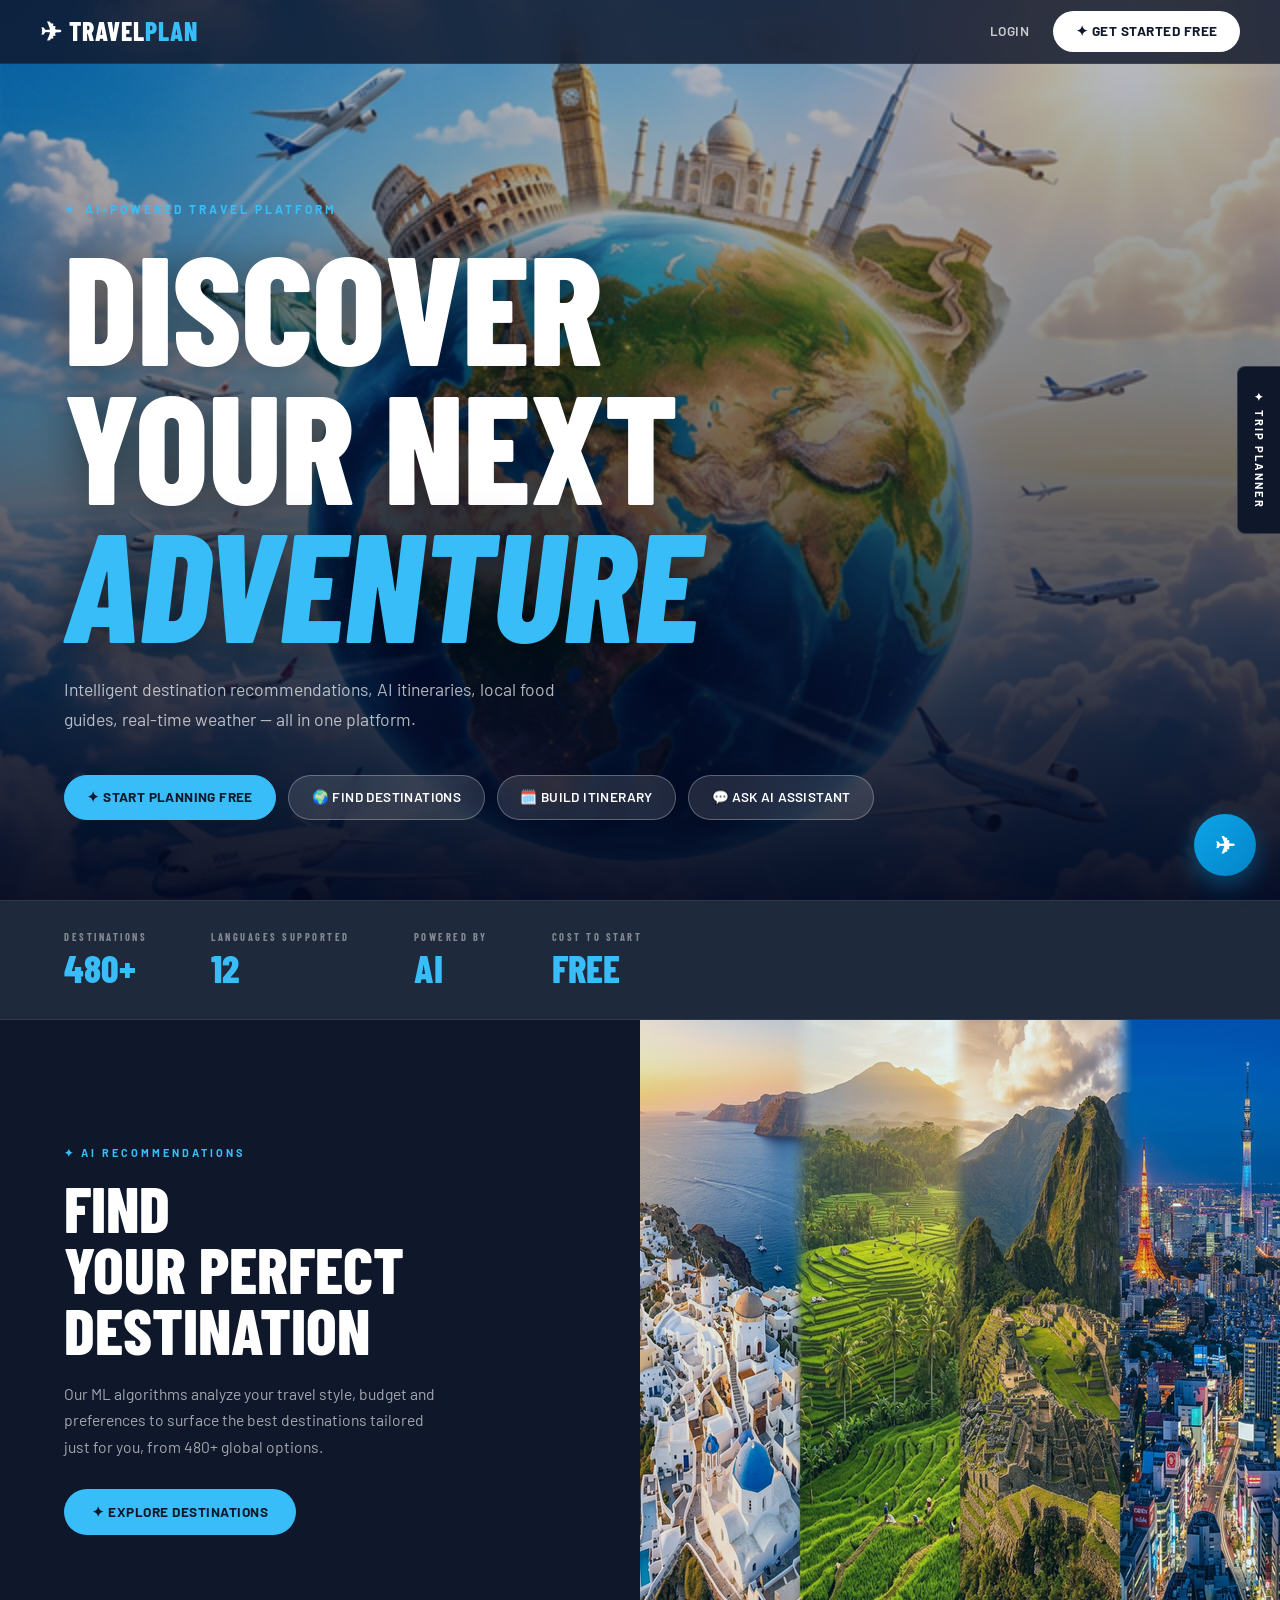
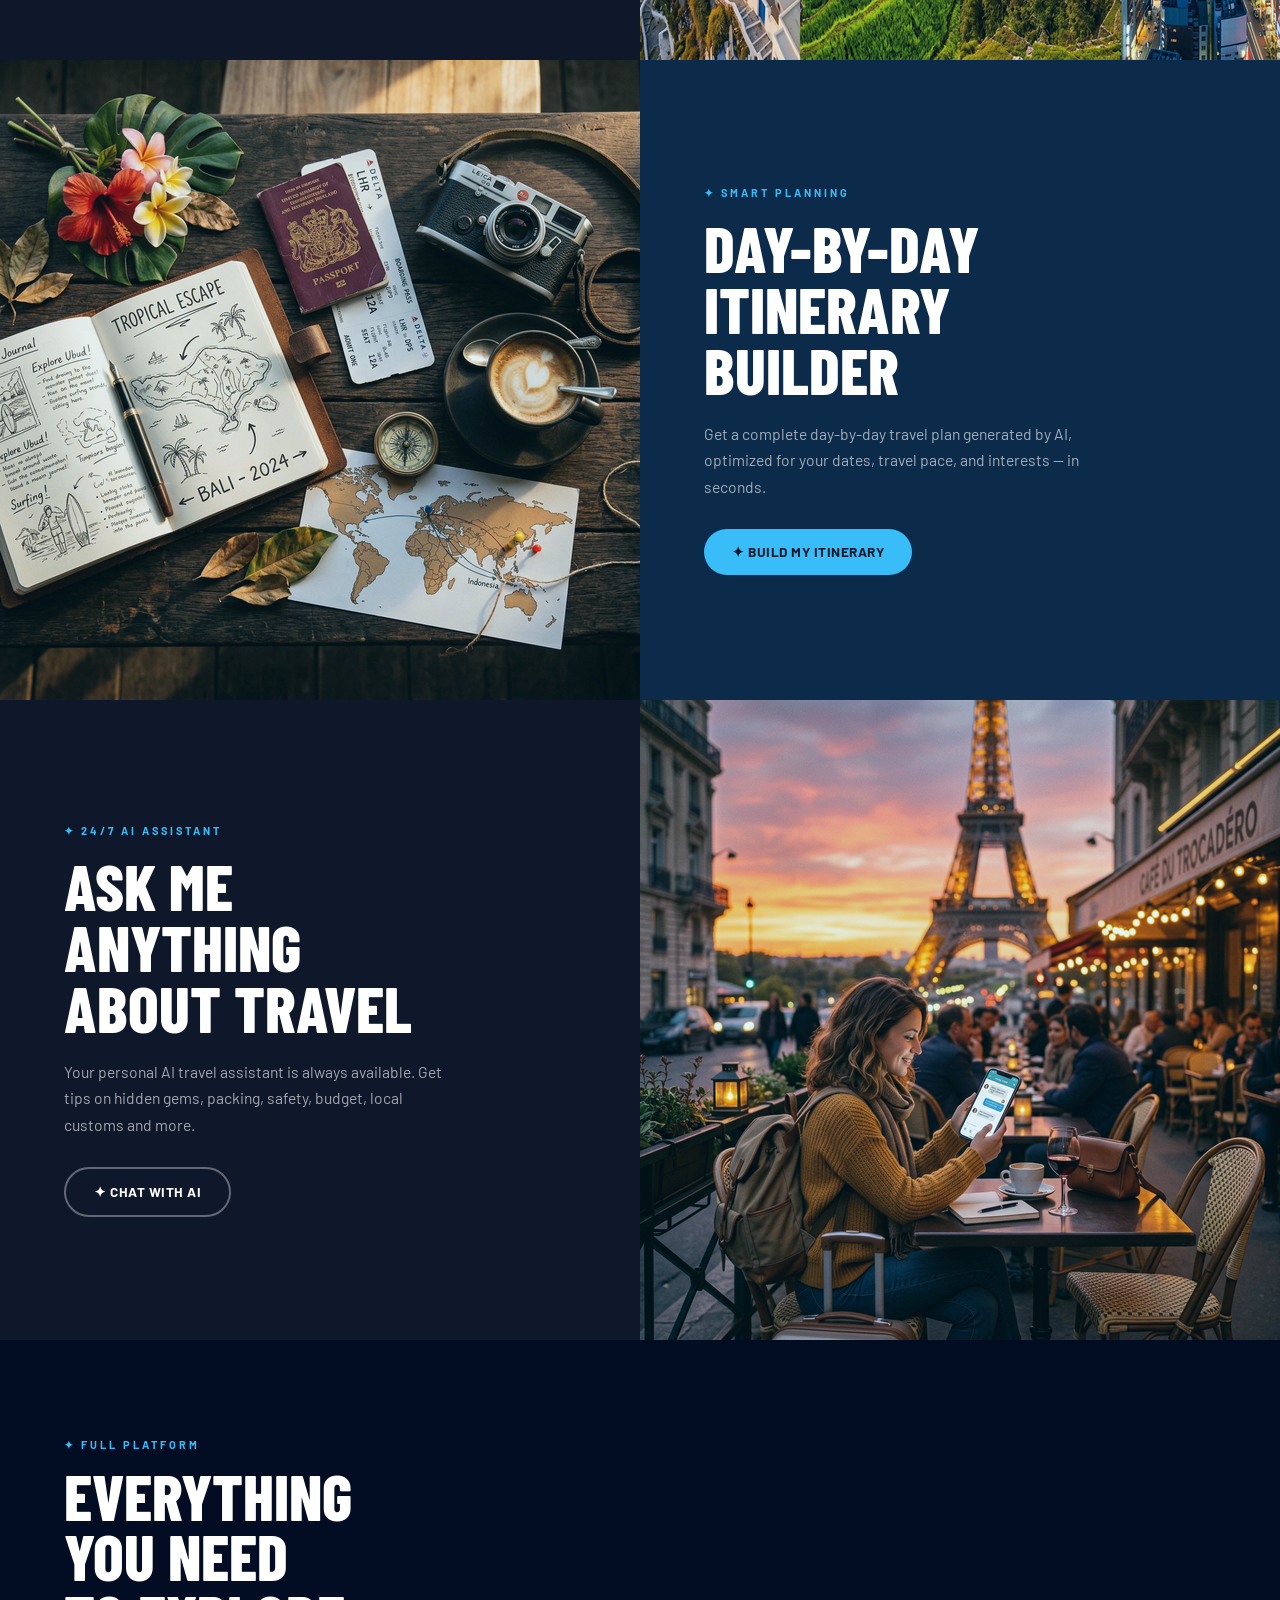
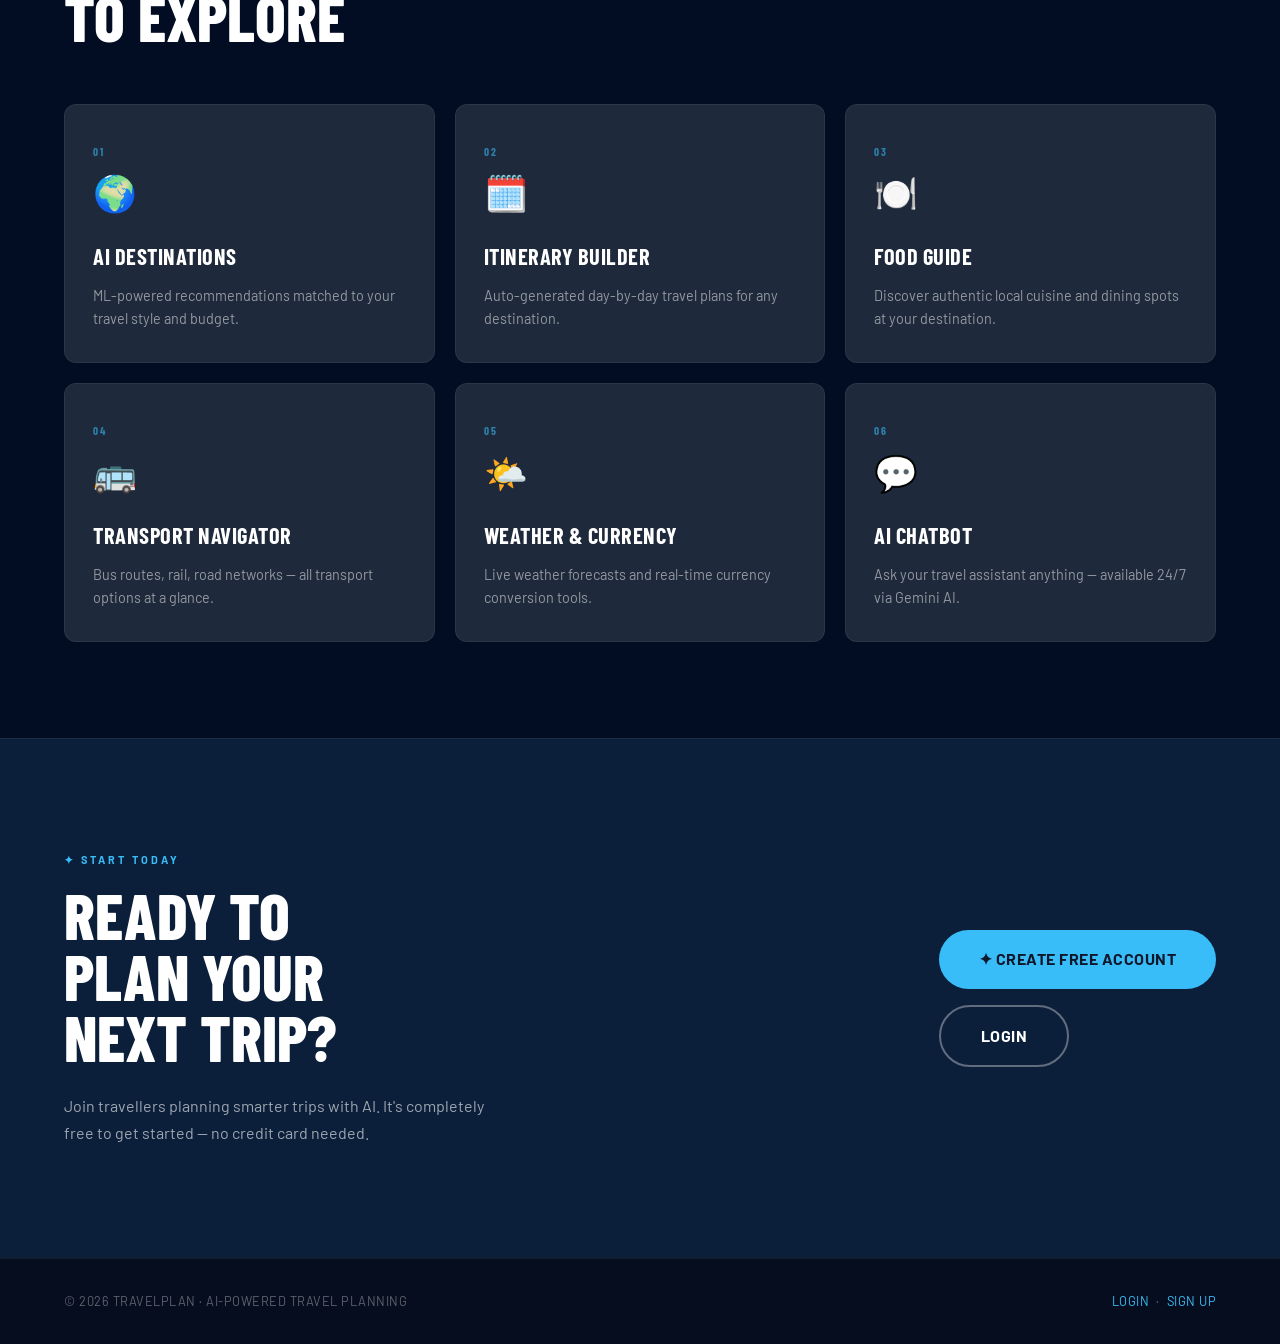
<file: templates/index.html>
<!DOCTYPE html>
<html lang="en">

<head>
    <meta charset="UTF-8">
    <meta name="viewport" content="width=device-width, initial-scale=1.0">
    <title>TravelPlan – AI-Powered Travel Planning</title>
    <link rel="preconnect" href="https://fonts.googleapis.com">
    <link
        href="https://fonts.googleapis.com/css2?family=Barlow+Condensed:ital,wght@0,700;0,800;1,700;1,800&family=Barlow:wght@400;500;600;700&display=swap"
        rel="stylesheet">
    <link rel="stylesheet" href="/static/style.css">
    <style>
        *,
        *::before,
        *::after {
            box-sizing: border-box;
            margin: 0;
            padding: 0;
        }

        body {
            font-family: 'Barlow', sans-serif;
            background: #0f172a;
            color: #fff;
            overflow-x: hidden;
        }

        /* ============ NAVBAR ============ */
        nav {
            position: fixed;
            top: 0;
            left: 0;
            right: 0;
            z-index: 400;
            display: flex;
            align-items: center;
            justify-content: space-between;
            padding: 0 2.5rem;
            height: 64px;
            background: rgba(15, 23, 42, 0.82);
            backdrop-filter: blur(16px);
            -webkit-backdrop-filter: blur(16px);
            border-bottom: 1px solid rgba(255, 255, 255, 0.07);
        }

        .nav-logo {
            font-family: 'Barlow Condensed', sans-serif;
            font-size: 1.6rem;
            font-weight: 800;
            color: white;
            text-decoration: none;
            text-transform: uppercase;
            letter-spacing: 1px;
        }

        .nav-logo span {
            color: #38bdf8;
        }

        .nav-links {
            display: flex;
            align-items: center;
            gap: 0.5rem;
        }

        .nav-link {
            color: rgba(255, 255, 255, 0.75);
            text-decoration: none;
            font-weight: 600;
            font-size: 0.85rem;
            padding: 0.4rem 1rem;
            border-radius: 999px;
            text-transform: uppercase;
            letter-spacing: 0.5px;
            transition: all 0.2s;
        }

        .nav-link:hover {
            color: white;
            background: rgba(255, 255, 255, 0.1);
        }

        .nav-cta {
            display: flex;
            align-items: center;
            gap: 6px;
            background: white;
            color: #0f172a;
            padding: 0.55rem 1.4rem;
            border-radius: 999px;
            text-decoration: none;
            font-weight: 700;
            font-size: 0.85rem;
            text-transform: uppercase;
            letter-spacing: 0.5px;
            transition: all 0.25s;
        }

        .nav-cta:hover {
            background: #38bdf8;
            color: #0f172a;
            transform: translateY(-1px);
        }

        /* ============ HERO ============ */
        .hero {
            min-height: 100vh;
            background: url('/static/hero_bg.png') center center / cover no-repeat;
            background-color: #020d24;
            position: relative;
            display: flex;
            flex-direction: column;
            justify-content: flex-end;
            padding: 0 4rem 5rem;
        }

        .hero::before {
            content: '';
            position: absolute;
            inset: 0;
            background: linear-gradient(to bottom,
                    rgba(2, 8, 30, 0.25) 0%,
                    rgba(2, 8, 30, 0.45) 40%,
                    rgba(2, 8, 30, 0.82) 80%,
                    rgba(2, 8, 30, 0.95) 100%);
        }

        .hero-content {
            position: relative;
            z-index: 1;
            max-width: 900px;
        }

        .hero-eyebrow {
            font-size: 0.75rem;
            font-weight: 700;
            text-transform: uppercase;
            letter-spacing: 3px;
            color: #38bdf8;
            margin-bottom: 1rem;
            display: flex;
            align-items: center;
            gap: 8px;
        }

        .hero-eyebrow::before {
            content: '✦';
        }

        .hero h1 {
            font-family: 'Barlow Condensed', sans-serif;
            font-size: clamp(5rem, 12vw, 11rem);
            font-weight: 800;
            line-height: 0.9;
            color: white;
            text-transform: uppercase;
            letter-spacing: -1px;
            margin-bottom: 1.5rem;
            text-shadow: 0 4px 40px rgba(0, 0, 0, 0.5);
        }

        .hero h1 span {
            color: #38bdf8;
            font-style: italic;
        }

        .hero-sub {
            font-size: 1.1rem;
            color: rgba(255, 255, 255, 0.7);
            max-width: 520px;
            line-height: 1.7;
            margin-bottom: 2.5rem;
        }

        /* Quick nav pills at the bottom of hero — like ATB */
        .hero-pills {
            display: flex;
            flex-wrap: wrap;
            gap: 0.75rem;
        }

        .hero-pill {
            display: inline-flex;
            align-items: center;
            gap: 6px;
            background: rgba(255, 255, 255, 0.12);
            border: 1.5px solid rgba(255, 255, 255, 0.28);
            color: white;
            padding: 0.65rem 1.4rem;
            border-radius: 999px;
            font-size: 0.85rem;
            font-weight: 600;
            text-decoration: none;
            backdrop-filter: blur(8px);
            text-transform: uppercase;
            letter-spacing: 0.4px;
            transition: all 0.25s;
        }

        .hero-pill:hover {
            background: white;
            color: #0f172a;
            border-color: white;
            transform: translateY(-2px);
        }

        .hero-pill-primary {
            background: #38bdf8;
            border-color: #38bdf8;
            color: #0f172a;
            font-weight: 700;
        }

        .hero-pill-primary:hover {
            background: #7dd3fc;
            border-color: #7dd3fc;
            color: #0f172a;
        }

        /* ============ STATS STRIP ============ */
        .stats-strip {
            background: #1e293b;
            border-top: 1px solid rgba(255, 255, 255, 0.07);
            border-bottom: 1px solid rgba(255, 255, 255, 0.07);
            padding: 1.75rem 4rem;
            display: flex;
            align-items: center;
            gap: 4rem;
            flex-wrap: wrap;
        }

        .stat-label {
            font-family: 'Barlow Condensed', sans-serif;
            font-size: 0.65rem;
            font-weight: 700;
            text-transform: uppercase;
            letter-spacing: 2.5px;
            color: rgba(255, 255, 255, 0.45);
            display: block;
            margin-bottom: 0.2rem;
        }

        .stat-value {
            font-family: 'Barlow Condensed', sans-serif;
            font-size: 2.4rem;
            font-weight: 800;
            color: #38bdf8;
            line-height: 1;
            text-transform: uppercase;
        }

        /* ============ SPLIT SECTIONS (ATB style) ============ */
        .split-section {
            display: grid;
            grid-template-columns: 1fr 1fr;
            min-height: 480px;
        }

        .split-text {
            background: #1e293b;
            padding: 4rem;
            display: flex;
            flex-direction: column;
            justify-content: center;
        }

        .split-text.dark {
            background: #0f172a;
        }

        .split-text.blue {
            background: #0c2a4a;
        }

        .split-eyebrow {
            font-size: 0.68rem;
            font-weight: 700;
            text-transform: uppercase;
            letter-spacing: 3px;
            color: #38bdf8;
            margin-bottom: 1rem;
        }

        .split-h {
            font-family: 'Barlow Condensed', sans-serif;
            font-size: clamp(3rem, 5vw, 5rem);
            font-weight: 800;
            color: white;
            text-transform: uppercase;
            line-height: 0.95;
            margin-bottom: 1.25rem;
        }

        .split-p {
            color: rgba(255, 255, 255, 0.62);
            font-size: 0.98rem;
            line-height: 1.7;
            max-width: 380px;
            margin-bottom: 1.75rem;
        }

        .split-btn {
            display: inline-flex;
            align-items: center;
            gap: 8px;
            background: #38bdf8;
            color: #0f172a;
            padding: 0.75rem 1.75rem;
            border-radius: 999px;
            text-decoration: none;
            font-weight: 700;
            font-size: 0.85rem;
            text-transform: uppercase;
            letter-spacing: 0.5px;
            transition: all 0.25s;
            align-self: flex-start;
        }

        .split-btn:hover {
            background: #7dd3fc;
            transform: translateY(-2px);
        }

        .split-btn-outline {
            background: transparent;
            border: 2px solid rgba(255, 255, 255, 0.35);
            color: white;
        }

        .split-btn-outline:hover {
            background: rgba(255, 255, 255, 0.1);
            border-color: white;
            transform: translateY(-2px);
        }

        .split-image {
            background: #0ea5e9;
            overflow: hidden;
            position: relative;
        }

        .split-image img {
            width: 100%;
            height: 100%;
            object-fit: cover;
            opacity: 0.9;
        }

        /* Placeholder image panels with gradient + emoji */
        .img-panel {
            width: 100%;
            height: 100%;
            min-height: 480px;
            display: flex;
            align-items: center;
            justify-content: center;
            font-size: 8rem;
            position: relative;
        }

        .ip-dest {
            background: linear-gradient(135deg, #0ea5e9 0%, #0369a1 100%);
        }

        .ip-food {
            background: linear-gradient(135deg, #f59e0b 0%, #dc2626 100%);
        }

        .ip-ai {
            background: linear-gradient(135deg, #6366f1 0%, #0ea5e9 100%);
        }

        .img-panel::before {
            content: '';
            position: absolute;
            inset: 0;
            background: linear-gradient(135deg, rgba(255, 255, 255, 0.06) 0%, transparent 60%);
        }

        /* ============ FEATURES GRID ============ */
        .features-section {
            background: #020d24;
            padding: 6rem 4rem;
        }

        .features-heading {
            margin-bottom: 3.5rem;
        }

        .feat-eyebrow {
            font-size: 0.68rem;
            font-weight: 700;
            text-transform: uppercase;
            letter-spacing: 3px;
            color: #38bdf8;
            margin-bottom: 0.75rem;
        }

        .feat-h {
            font-family: 'Barlow Condensed', sans-serif;
            font-size: clamp(3rem, 5vw, 4.5rem);
            font-weight: 800;
            color: white;
            text-transform: uppercase;
            line-height: 0.95;
        }

        .features-grid {
            display: grid;
            grid-template-columns: repeat(auto-fill, minmax(280px, 1fr));
            gap: 1.25rem;
        }

        .feat-card {
            background: #1e293b;
            border: 1px solid rgba(255, 255, 255, 0.06);
            border-radius: 12px;
            padding: 2rem 1.75rem;
            transition: all 0.3s;
            position: relative;
            overflow: hidden;
        }

        .feat-card::before {
            content: '';
            position: absolute;
            top: 0;
            left: 0;
            right: 0;
            height: 2px;
            background: linear-gradient(90deg, #38bdf8, #0ea5e9);
            transform: scaleX(0);
            transition: transform 0.35s;
            transform-origin: left;
        }

        .feat-card:hover {
            transform: translateY(-5px);
            border-color: rgba(56, 189, 248, 0.3);
            box-shadow: 0 20px 40px rgba(0, 0, 0, 0.4), 0 0 30px rgba(56, 189, 248, 0.06);
        }

        .feat-card:hover::before {
            transform: scaleX(1);
        }

        .feat-icon {
            font-size: 2.2rem;
            margin-bottom: 1rem;
            display: block;
        }

        .feat-num {
            font-family: 'Barlow Condensed', sans-serif;
            font-size: 0.7rem;
            font-weight: 700;
            text-transform: uppercase;
            letter-spacing: 2px;
            color: rgba(56, 189, 248, 0.6);
            margin-bottom: 0.5rem;
        }

        .feat-card h3 {
            font-family: 'Barlow Condensed', sans-serif;
            font-weight: 700;
            font-size: 1.4rem;
            text-transform: uppercase;
            letter-spacing: 0.5px;
            color: white;
            margin-bottom: 0.6rem;
        }

        .feat-card p {
            color: rgba(255, 255, 255, 0.52);
            font-size: 0.9rem;
            line-height: 1.6;
        }

        /* ============ CTA — editorial dark ============ */
        .cta-section {
            background: #0c1f3a;
            padding: 7rem 4rem;
            display: flex;
            align-items: center;
            gap: 5rem;
            border-top: 1px solid rgba(255, 255, 255, 0.06);
        }

        .cta-text {
            flex: 1;
        }

        .cta-eyebrow {
            font-size: 0.68rem;
            font-weight: 700;
            text-transform: uppercase;
            letter-spacing: 3px;
            color: #38bdf8;
            margin-bottom: 1rem;
        }

        .cta-h {
            font-family: 'Barlow Condensed', sans-serif;
            font-size: clamp(3rem, 5vw, 5.5rem);
            font-weight: 800;
            color: white;
            text-transform: uppercase;
            line-height: 0.95;
            margin-bottom: 1.5rem;
        }

        .cta-p {
            color: rgba(255, 255, 255, 0.6);
            font-size: 1rem;
            line-height: 1.7;
            max-width: 420px;
        }

        .cta-actions {
            flex-shrink: 0;
            display: flex;
            flex-direction: column;
            gap: 1rem;
            align-items: flex-start;
        }

        /* ============ FOOTER ============ */
        footer {
            background: #060d1e;
            border-top: 1px solid rgba(255, 255, 255, 0.06);
            padding: 2rem 4rem;
            display: flex;
            align-items: center;
            justify-content: space-between;
            flex-wrap: wrap;
            gap: 1rem;
        }

        footer p {
            color: rgba(255, 255, 255, 0.35);
            font-size: 0.8rem;
            text-transform: uppercase;
            letter-spacing: 0.5px;
        }

        footer a {
            color: #38bdf8;
            text-decoration: none;
        }

        footer a:hover {
            text-decoration: underline;
        }

        /* ============ TRIP PLANNER SIDEBAR TAB (ATB style) ============ */
        .trip-planner-tab {
            position: fixed;
            right: 0;
            top: 50%;
            transform: translateY(-50%) rotate(0deg);
            z-index: 500;
            writing-mode: vertical-rl;
            text-orientation: mixed;
        }

        .trip-planner-tab a {
            display: flex;
            align-items: center;
            gap: 8px;
            background: #0f172a;
            border: 1px solid rgba(255, 255, 255, 0.15);
            border-right: none;
            color: white;
            padding: 1.5rem 0.75rem;
            text-decoration: none;
            font-size: 0.7rem;
            font-weight: 700;
            text-transform: uppercase;
            letter-spacing: 2px;
            border-radius: 8px 0 0 8px;
            transition: background 0.2s;
        }

        .trip-planner-tab a:hover {
            background: #1e293b;
        }

        @media (max-width: 900px) {
            .split-section {
                grid-template-columns: 1fr;
            }

            .split-image {
                min-height: 280px;
            }

            nav {
                padding: 0 1.25rem;
            }

            .hero {
                padding: 0 1.5rem 4rem;
            }

            .stats-strip {
                padding: 1.5rem;
                gap: 2rem;
            }

            .features-section {
                padding: 4rem 1.5rem;
            }

            .cta-section {
                flex-direction: column;
                padding: 4rem 1.5rem;
                gap: 2rem;
            }

            footer {
                padding: 1.5rem;
            }

            .trip-planner-tab {
                display: none;
            }
        }
    </style>
</head>

<body>

    <!-- Sticky Navbar -->
    <nav>
        <a href="/" class="nav-logo">✈ Travel<span>Plan</span></a>
        <div class="nav-links">
            <a href="/login" class="nav-link">Login</a>
            <a href="/signup" class="nav-cta">✦ Get Started Free</a>
        </div>
    </nav>

    <!-- Trip Planner Sidebar Tab (ATB-style) -->
    <div class="trip-planner-tab">
        <a href="/login">✦ Trip Planner</a>
    </div>

    <!-- ===== HERO ===== -->
    <section class="hero">
        <div class="hero-content">
            <div class="hero-eyebrow">AI-Powered Travel Platform</div>
            <h1>Discover<br>Your Next<br><span>Adventure</span></h1>
            <p class="hero-sub">
                Intelligent destination recommendations, AI itineraries, local food guides, real-time weather — all in
                one platform.
            </p>
            <div class="hero-pills">
                <a href="/signup" class="hero-pill hero-pill-primary">✦ Start Planning Free</a>
                <a href="/login" class="hero-pill">🌍 Find Destinations</a>
                <a href="/login" class="hero-pill">🗓️ Build Itinerary</a>
                <a href="/login" class="hero-pill">💬 Ask AI Assistant</a>
            </div>
        </div>
    </section>

    <!-- ===== STATS STRIP ===== -->
    <div class="stats-strip">
        <div>
            <span class="stat-label">Destinations</span>
            <span class="stat-value">480+</span>
        </div>
        <div>
            <span class="stat-label">Languages Supported</span>
            <span class="stat-value">12</span>
        </div>
        <div>
            <span class="stat-label">Powered By</span>
            <span class="stat-value">AI</span>
        </div>
        <div>
            <span class="stat-label">Cost to Start</span>
            <span class="stat-value">Free</span>
        </div>
    </div>

    <!-- ===== SPLIT: Destinations ===== -->
    <div class="split-section">
        <div class="split-text dark">
            <p class="split-eyebrow">✦ AI Recommendations</p>
            <h2 class="split-h">Find<br>Your Perfect<br>Destination</h2>
            <p class="split-p">Our ML algorithms analyze your travel style, budget and preferences to surface the best
                destinations tailored just for you, from 480+ global options.</p>
            <a href="/login" class="split-btn">✦ Explore Destinations</a>
        </div>
        <div class="split-image">
            <img src="/static/split_dest.png" alt="AI Destination Recommendations"
                style="width:100%;height:100%;min-height:480px;object-fit:cover;object-position:center;display:block;">
        </div>
    </div>

    <!-- ===== SPLIT: Itinerary (reversed) ===== -->
    <div class="split-section">
        <div class="split-image">
            <img src="/static/split_itin.png" alt="Travel Itinerary Planning"
                style="width:100%;height:100%;min-height:480px;object-fit:cover;object-position:center;display:block;">
        </div>
        <div class="split-text blue">
            <p class="split-eyebrow">✦ Smart Planning</p>
            <h2 class="split-h">Day-by-Day<br>Itinerary<br>Builder</h2>
            <p class="split-p">Get a complete day-by-day travel plan generated by AI, optimized for your dates, travel
                pace, and interests — in seconds.</p>
            <a href="/login" class="split-btn">✦ Build My Itinerary</a>
        </div>
    </div>

    <!-- ===== SPLIT: AI Chatbot ===== -->
    <div class="split-section">
        <div class="split-text dark">
            <p class="split-eyebrow">✦ 24/7 AI Assistant</p>
            <h2 class="split-h">Ask Me<br>Anything<br>About Travel</h2>
            <p class="split-p">Your personal AI travel assistant is always available. Get tips on hidden gems, packing,
                safety, budget, local customs and more.</p>
            <a href="/login" class="split-btn split-btn-outline">✦ Chat with AI</a>
        </div>
        <div class="split-image">
            <img src="/static/split_chat.png" alt="AI Travel Chatbot"
                style="width:100%;height:100%;min-height:480px;object-fit:cover;object-position:center;display:block;">
        </div>
    </div>

    <!-- ===== FEATURES GRID ===== -->
    <section class="features-section">
        <div class="features-heading">
            <p class="feat-eyebrow">✦ Full Platform</p>
            <h2 class="feat-h">Everything<br>You Need<br>to Explore</h2>
        </div>
        <div class="features-grid">
            <div class="feat-card">
                <span class="feat-num">01</span>
                <span class="feat-icon">🌍</span>
                <h3>AI Destinations</h3>
                <p>ML-powered recommendations matched to your travel style and budget.</p>
            </div>
            <div class="feat-card">
                <span class="feat-num">02</span>
                <span class="feat-icon">🗓️</span>
                <h3>Itinerary Builder</h3>
                <p>Auto-generated day-by-day travel plans for any destination.</p>
            </div>
            <div class="feat-card">
                <span class="feat-num">03</span>
                <span class="feat-icon">🍽️</span>
                <h3>Food Guide</h3>
                <p>Discover authentic local cuisine and dining spots at your destination.</p>
            </div>
            <div class="feat-card">
                <span class="feat-num">04</span>
                <span class="feat-icon">🚌</span>
                <h3>Transport Navigator</h3>
                <p>Bus routes, rail, road networks — all transport options at a glance.</p>
            </div>
            <div class="feat-card">
                <span class="feat-num">05</span>
                <span class="feat-icon">🌤️</span>
                <h3>Weather & Currency</h3>
                <p>Live weather forecasts and real-time currency conversion tools.</p>
            </div>
            <div class="feat-card">
                <span class="feat-num">06</span>
                <span class="feat-icon">💬</span>
                <h3>AI Chatbot</h3>
                <p>Ask your travel assistant anything — available 24/7 via Gemini AI.</p>
            </div>
        </div>
    </section>

    <!-- ===== CTA ===== -->
    <section class="cta-section">
        <div class="cta-text">
            <p class="cta-eyebrow">✦ Start Today</p>
            <h2 class="cta-h">Ready to<br>Plan Your<br>Next Trip?</h2>
            <p class="cta-p">Join travellers planning smarter trips with AI. It's completely free to get started — no
                credit card needed.</p>
        </div>
        <div class="cta-actions">
            <a href="/signup" class="split-btn" style="font-size: 1rem; padding: 1rem 2.5rem;">✦ Create Free Account</a>
            <a href="/login" class="split-btn split-btn-outline"
                style="font-size: 1rem; padding: 1rem 2.5rem;">Login</a>
        </div>
    </section>

    <!-- Footer -->
    <footer>
        <p>© 2026 TravelPlan · AI-Powered Travel Planning</p>
        <p><a href="/login">Login</a> &nbsp;·&nbsp; <a href="/signup">Sign Up</a></p>
    </footer>

    <!-- Chatbot -->
    <div id="chatbot"></div>
    <script src="/static/chatbot.js"></script>
</body>

</html>
</file>
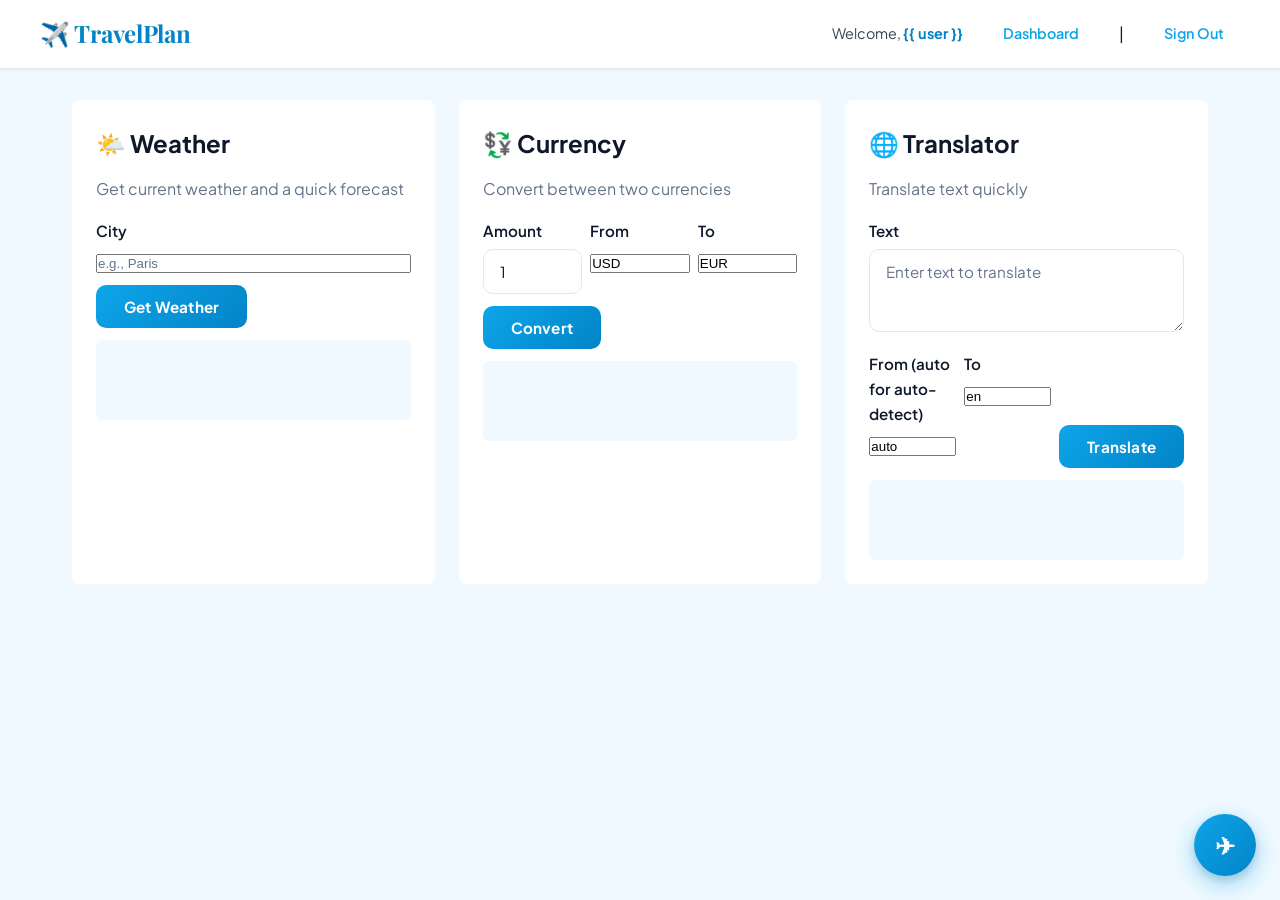
<file: templates/tools.html>
<!DOCTYPE html>
<html lang="en">
<head>
    <meta charset="UTF-8">
    <meta name="viewport" content="width=device-width, initial-scale=1.0">
    <title>Tools - TravelPlan</title>
    <link rel="stylesheet" href="/static/style.css">
    <style>
        .tools-container {
            max-width: 1200px;
            margin: 2rem auto;
            padding: 0 2rem 3rem;
            display: grid;
            grid-template-columns: repeat(auto-fit, minmax(320px, 1fr));
            gap: 1.5rem;
        }
        .tool-card {
            background: var(--bg-white);
            border-radius: 8px;
            box-shadow: var(--shadow);
            padding: 1.5rem;
        }
        .tool-card h2 {
            margin-bottom: 0.75rem;
            color: var(--text-dark);
        }
        .tool-card p {
            color: var(--text-light);
            margin-bottom: 1rem;
        }
        .tool-card label {
            display: block;
            font-weight: 600;
            margin-bottom: 0.35rem;
            color: var(--text-dark);
            font-size: 0.95rem;
        }
        .tool-card input, .tool-card select, .tool-card textarea {
            width: 100%;
            margin-bottom: 0.75rem;
        }
        .result-box {
            background: var(--bg-light);
            border-radius: 6px;
            padding: 0.75rem;
            min-height: 80px;
            font-size: 0.95rem;
            color: var(--text-dark);
        }
        .small-row {
            display: grid;
            grid-template-columns: repeat(3, 1fr);
            gap: 0.5rem;
        }
        @media (max-width: 768px) {
            .tools-container {
                grid-template-columns: 1fr;
                padding: 0 1rem 2rem;
            }
            .small-row {
                grid-template-columns: 1fr;
            }
        }
    </style>
</head>
<body>
    <header>
        <h1>✈️ TravelPlan</h1>
        <div>
            <span>Welcome, <strong>{{ user }}</strong></span>
            <a href="/dashboard">Dashboard</a> | 
            <a href="/logout">Sign Out</a>
        </div>
    </header>

    <div class="tools-container">
        <div class="tool-card">
            <h2>🌤️ Weather</h2>
            <p>Get current weather and a quick forecast</p>
            <label>City</label>
            <input id="weather-city" placeholder="e.g., Paris" />
            <button onclick="getWeather()">Get Weather</button>
            <div id="weather-result" class="result-box" style="margin-top: 0.75rem;"></div>
        </div>

        <div class="tool-card">
            <h2>💱 Currency</h2>
            <p>Convert between two currencies</p>
            <div class="small-row">
                <div>
                    <label>Amount</label>
                    <input id="currency-amount" type="number" step="0.01" value="1" />
                </div>
                <div>
                    <label>From</label>
                    <input id="currency-base" placeholder="USD" value="USD" />
                </div>
                <div>
                    <label>To</label>
                    <input id="currency-target" placeholder="EUR" value="EUR" />
                </div>
            </div>
            <button onclick="convertCurrency()">Convert</button>
            <div id="currency-result" class="result-box" style="margin-top: 0.75rem;"></div>
        </div>

        <div class="tool-card">
            <h2>🌐 Translator</h2>
            <p>Translate text quickly</p>
            <label>Text</label>
            <textarea id="translate-text" rows="3" placeholder="Enter text to translate"></textarea>
            <div class="small-row">
                <div>
                    <label>From (auto for auto-detect)</label>
                    <input id="translate-source" placeholder="auto" value="auto" />
                </div>
                <div>
                    <label>To</label>
                    <input id="translate-target" placeholder="en" value="en" />
                </div>
                <div style="align-self: end;">
                    <button onclick="doTranslate()" style="width: 100%;">Translate</button>
                </div>
            </div>
            <div id="translate-result" class="result-box" style="margin-top: 0.75rem;"></div>
        </div>
    </div>

    <div id="chatbot"></div>

    <script>
        function setResult(id, text) {
            document.getElementById(id).textContent = text;
        }

        function getWeather() {
            const city = document.getElementById('weather-city').value.trim();
            if (!city) { setResult('weather-result', 'Please enter a city'); return; }
            setResult('weather-result', 'Loading...');
            fetch(`/api/weather?city=${encodeURIComponent(city)}`)
                .then(r => r.json())
                .then(data => {
                    if (data.error) return setResult('weather-result', data.error);
                    const current = data.data?.current_weather;
                    if (!current) return setResult('weather-result', 'No weather data available');
                    const info = `Temp: ${current.temperature}°C, Wind: ${current.windspeed} km/h, Condition: ${current.weathercode}`;
                    setResult('weather-result', info);
                })
                .catch(() => setResult('weather-result', 'Unable to fetch weather'));
        }

        function convertCurrency() {
            const amount = parseFloat(document.getElementById('currency-amount').value) || 0;
            const base = document.getElementById('currency-base').value.trim().toUpperCase() || 'USD';
            const target = document.getElementById('currency-target').value.trim().toUpperCase() || 'EUR';
            setResult('currency-result', 'Loading...');
            fetch(`/api/currency?amount=${amount}&base=${base}&target=${target}`)
                .then(r => r.json())
                .then(data => {
                    if (data.error) return setResult('currency-result', data.error);
                    setResult('currency-result', `${amount} ${base} = ${data.result} ${target}`);
                })
                .catch(() => setResult('currency-result', 'Unable to convert currency'));
        }

        function doTranslate() {
            const text = document.getElementById('translate-text').value.trim();
            const source = document.getElementById('translate-source').value.trim() || 'auto';
            const target = document.getElementById('translate-target').value.trim() || 'en';
            if (!text) { setResult('translate-result', 'Please enter text'); return; }
            setResult('translate-result', 'Translating...');
            fetch('/api/translate', {
                method: 'POST',
                headers: { 'Content-Type': 'application/json' },
                body: JSON.stringify({ text, source, target })
            })
            .then(r => r.json())
            .then(data => {
                if (data.error) return setResult('translate-result', data.error);
                setResult('translate-result', data.translated);
            })
            .catch(() => setResult('translate-result', 'Unable to translate'));
        }
    </script>
    <script src="/static/chatbot.js"></script>
</body>
</html>
</file>
<file: static/style.css>
/* ============================================
   Google Fonts – Travel Website
   ============================================ */
@import url('https://fonts.googleapis.com/css2?family=Plus+Jakarta+Sans:wght@300;400;500;600;700;800&family=Playfair+Display:wght@700;800&display=swap');

/* ============================================
   CSS Variables
   ============================================ */
:root {
  --teal: #0ea5e9;
  --teal-dark: #0284c7;
  --teal-glow: rgba(14, 165, 233, 0.2);
  --coral: #f97316;
  --coral-light: #fdba74;
  --gold: #f59e0b;
  --bg: #f0f9ff;
  --bg-white: #ffffff;
  --surface: rgba(255, 255, 255, 0.85);
  --text: #0f172a;
  --text-mid: #334155;
  --text-light: #64748b;
  --border: #e2e8f0;
  --shadow-sm: 0 1px 3px rgba(0, 0, 0, 0.08), 0 1px 2px rgba(0, 0, 0, 0.06);
  --shadow-md: 0 4px 16px rgba(0, 0, 0, 0.1), 0 2px 6px rgba(0, 0, 0, 0.06);
  --shadow-lg: 0 20px 50px rgba(0, 0, 0, 0.15);
  --radius: 16px;
  --radius-sm: 10px;
  --radius-full: 9999px;
  /* Legacy aliases kept for inline styles in templates */
  --primary-color: #0ea5e9;
  --primary-dark: #0284c7;
  --primary-light: #7dd3fc;
  --primary-gradient: linear-gradient(135deg, #0ea5e9 0%, #0284c7 100%);
  --text-dark: #0f172a;
  --bg-light: #f0f9ff;
  --border-color: #e2e8f0;
  --success-color: #22c55e;
  --error-color: #ef4444;
  --warning-color: #f59e0b;
}

/* ============================================
   Reset
   ============================================ */
*,
*::before,
*::after {
  margin: 0;
  padding: 0;
  box-sizing: border-box;
}

html {
  scroll-behavior: smooth;
}

body {
  font-family: 'Plus Jakarta Sans', -apple-system, sans-serif;
  color: var(--text);
  background: var(--bg);
  line-height: 1.65;
}

/* ============================================
   Form Elements
   ============================================ */
select,
input[type="text"],
input[type="email"],
input[type="password"],
input[type="date"],
input[type="number"],
textarea {
  padding: 0.75rem 1rem;
  border: 1.5px solid var(--border);
  border-radius: var(--radius-sm);
  font-size: 0.95rem;
  font-family: inherit;
  color: var(--text);
  background: var(--bg-white);
  transition: border-color 0.2s, box-shadow 0.2s;
  width: 100%;
}

select:focus,
input:focus,
textarea:focus {
  outline: none;
  border-color: var(--teal);
  box-shadow: 0 0 0 3px var(--teal-glow);
}

select::placeholder,
input::placeholder,
textarea::placeholder {
  color: var(--text-light);
}

/* ============================================
   Buttons
   ============================================ */
button {
  padding: 0.75rem 1.75rem;
  background: linear-gradient(135deg, var(--teal) 0%, var(--teal-dark) 100%);
  color: white;
  border: none;
  border-radius: var(--radius-sm);
  font-size: 0.95rem;
  font-weight: 700;
  font-family: inherit;
  cursor: pointer;
  transition: all 0.25s cubic-bezier(0.4, 0, 0.2, 1);
  letter-spacing: 0.2px;
}

button:hover {
  transform: translateY(-2px);
  box-shadow: 0 8px 20px var(--teal-glow);
  filter: brightness(1.05);
}

button:active {
  transform: translateY(0);
}

/* ============================================
   Navigation Header
   ============================================ */
header {
  background: var(--bg-white);
  padding: 0 2.5rem;
  height: 68px;
  box-shadow: 0 1px 0 var(--border), var(--shadow-sm);
  display: flex;
  justify-content: space-between;
  align-items: center;
  position: sticky;
  top: 0;
  z-index: 200;
  margin-bottom: 0;
}

header h1 {
  font-family: 'Playfair Display', serif;
  font-size: 1.5rem;
  font-weight: 700;
  color: var(--teal-dark);
  letter-spacing: -0.3px;
}

header div {
  display: flex;
  align-items: center;
  gap: 1.5rem;
}

header span {
  color: var(--text-mid);
  font-size: 0.9rem;
}

header strong {
  color: var(--teal-dark);
}

header a {
  color: var(--teal);
  text-decoration: none;
  font-weight: 600;
  font-size: 0.9rem;
  padding: 0.4rem 1rem;
  border-radius: var(--radius-full);
  transition: all 0.2s;
}

header a:hover {
  background: var(--teal-glow);
  color: var(--teal-dark);
}

/* ============================================
   Auth / Center Pages
   ============================================ */
.center {
  display: flex;
  justify-content: center;
  align-items: center;
  min-height: 100vh;
  background:
    url('/static/hero_bg.png') center center / cover no-repeat fixed;
  position: relative;
}

.center::before {
  content: '';
  position: absolute;
  inset: 0;
  background: rgba(0, 0, 0, 0.45);
}

.center>* {
  position: relative;
  z-index: 1;
}

.landing-card {
  background: rgba(255, 255, 255, 0.96);
  backdrop-filter: blur(20px);
  padding: 3rem 2.5rem;
  border-radius: 24px;
  text-align: center;
  box-shadow: var(--shadow-lg);
  max-width: 440px;
  width: 90%;
}

.landing-card h1 {
  font-family: 'Playfair Display', serif;
  color: var(--teal-dark);
  font-size: 2rem;
  margin-bottom: 0.5rem;
}

.landing-card p {
  color: var(--text-light);
  margin-bottom: 1.5rem;
}

.buttons {
  margin-top: 1.5rem;
  display: flex;
  gap: 0.75rem;
  justify-content: center;
  flex-wrap: wrap;
}

.btn {
  background: linear-gradient(135deg, var(--teal), var(--teal-dark));
  color: white;
  padding: 0.8rem 2rem;
  border-radius: var(--radius-full);
  text-decoration: none;
  display: inline-block;
  font-weight: 700;
  font-size: 0.95rem;
  transition: all 0.25s;
  border: none;
}

.btn:hover {
  transform: translateY(-2px);
  box-shadow: 0 8px 20px var(--teal-glow);
}

.btn-outline {
  background: transparent;
  color: var(--teal);
  border: 2px solid var(--teal);
}

.btn-outline:hover {
  background: var(--teal-glow);
}

.btn-primary {
  background: linear-gradient(135deg, var(--teal), var(--teal-dark));
  color: white;
}

/* Auth forms */

.auth .card {
  width: 420px;
  max-width: 90vw;
  padding: 2.5rem;
  background: rgba(255, 255, 255, 0.96);
  backdrop-filter: blur(20px);
  border-radius: 24px;
  box-shadow: var(--shadow-lg);
}

.auth h2 {
  font-family: 'Playfair Display', serif;
  text-align: center;
  margin-bottom: 0.4rem;
  color: var(--text);
  font-size: 1.8rem;
}

.auth input {
  border: 1.5px solid var(--border);
  border-radius: 10px;
  padding: 0.8rem 1rem;
  margin-bottom: 1rem;
  background: white;
  color: var(--text);
}

.auth input:focus {
  border-color: var(--teal);
  box-shadow: 0 0 0 3px var(--teal-glow);
  outline: none;
}

.auth button {
  width: 100%;
  padding: 0.9rem;
  border-radius: var(--radius-full);
  font-size: 1rem;
}

/* ============================================
   Cards
   ============================================ */
.card {
  background: var(--bg-white);
  padding: 2rem;
  border-radius: var(--radius);
  border: 1px solid var(--border);
  box-shadow: var(--shadow-sm);
  margin-bottom: 1.5rem;
  transition: box-shadow 0.25s, transform 0.25s;
}

.card:hover {
  box-shadow: var(--shadow-md);
}

/* ============================================
   Error / Success
   ============================================ */
.error {
  color: #b91c1c;
  background: #fef2f2;
  border-left: 4px solid #ef4444;
  border-radius: var(--radius-sm);
  padding: 0.9rem 1.25rem;
  margin: 1rem 0;
  font-size: 0.95rem;
}

.success {
  color: #166534;
  background: #f0fdf4;
  border-left: 4px solid #22c55e;
  border-radius: var(--radius-sm);
  padding: 0.9rem 1.25rem;
  margin: 1rem 0;
}

/* ============================================
   Page wrappers
   ============================================ */
.destinations-container,
.food-container,
.dashboard-container {
  max-width: 1300px;
  margin: 0 auto;
  padding: 2.5rem 2rem;
}

/* ============================================
   Dashboard
   ============================================ */
.dashboard-hero {
  background: url('/static/hero_bg.png') center 40% / cover no-repeat;
  border-radius: 20px;
  padding: 3rem 2.5rem;
  margin-bottom: 2.5rem;
  position: relative;
  overflow: hidden;
  min-height: 180px;
  display: flex;
  align-items: flex-end;
}

.dashboard-hero::before {
  content: '';
  position: absolute;
  inset: 0;
  background: linear-gradient(to top, rgba(0, 0, 0, 0.7) 0%, rgba(0, 0, 0, 0.1) 60%);
}

.dashboard-hero-text {
  position: relative;
  z-index: 1;
  color: white;
}

.dashboard-hero-text h2 {
  font-family: 'Playfair Display', serif;
  font-size: 2.2rem;
  font-weight: 700;
  margin-bottom: 0.25rem;
  text-shadow: 0 2px 8px rgba(0, 0, 0, 0.4);
}

.dashboard-hero-text p {
  color: rgba(255, 255, 255, 0.85);
  font-size: 1rem;
}

.dashboard {
  display: grid;
  grid-template-columns: repeat(auto-fill, minmax(220px, 1fr));
  gap: 1.25rem;
  margin-top: 0;
}

.dashboard .card {
  padding: 1.75rem;
  text-decoration: none;
  color: var(--text);
  border-radius: var(--radius);
  border: 1.5px solid var(--border);
  background: var(--bg-white);
  transition: all 0.25s cubic-bezier(0.4, 0, 0.2, 1);
  position: relative;
  overflow: hidden;
}

.dashboard .card:hover {
  transform: translateY(-5px);
  box-shadow: var(--shadow-md);
  border-color: var(--teal);
}

.dashboard .card h3 {
  font-size: 1.1rem;
  font-weight: 700;
  margin-bottom: 0.4rem;
  color: var(--text);
}

.dashboard .card p {
  color: var(--text-light);
  font-size: 0.85rem;
  line-height: 1.5;
}

/* Profile stats */
.profile-section {
  background: var(--bg-white);
  padding: 2rem;
  border-radius: var(--radius);
  border: 1px solid var(--border);
  box-shadow: var(--shadow-sm);
  margin-bottom: 2rem;
}

.profile-section h2 {
  font-family: 'Playfair Display', serif;
  margin-bottom: 1.5rem;
  color: var(--text);
  font-size: 1.5rem;
}

.stats-grid {
  display: grid;
  grid-template-columns: repeat(auto-fit, minmax(160px, 1fr));
  gap: 1.25rem;
  margin-bottom: 2rem;
}

.stat-card {
  background: linear-gradient(135deg, #f0f9ff 0%, #e0f2fe 100%);
  border: 1px solid #bae6fd;
  padding: 1.5rem;
  border-radius: var(--radius-sm);
  text-align: center;
  transition: transform 0.2s;
}

.stat-card:hover {
  transform: translateY(-2px);
}

.stat-card .number {
  font-family: 'Playfair Display', serif;
  font-size: 2rem;
  font-weight: 700;
  color: var(--teal-dark);
  margin-bottom: 0.3rem;
}

.stat-card .label {
  color: var(--text-light);
  font-size: 0.8rem;
  font-weight: 600;
  text-transform: uppercase;
  letter-spacing: 0.5px;
}

.history-list,
.saved-list {
  list-style: none;
  padding: 0;
}

.history-item,
.saved-item {
  background: var(--bg);
  border: 1px solid var(--border);
  padding: 1rem 1.25rem;
  margin-bottom: 0.75rem;
  border-radius: var(--radius-sm);
  display: flex;
  justify-content: space-between;
  align-items: center;
  transition: border-color 0.2s;
}

.history-item:hover,
.saved-item:hover {
  border-color: var(--teal);
}

/* ============================================
   Forms
   ============================================ */
.search-form {
  display: grid;
  grid-template-columns: repeat(auto-fit, minmax(200px, 1fr));
  gap: 1.25rem;
}

.search-form button,
button[type="submit"] {
  padding: 0.8rem 2rem;
  font-weight: 700;
  border-radius: var(--radius-sm);
}

.search-form button:hover,
button[type="submit"]:hover {
  transform: translateY(-2px);
  box-shadow: 0 8px 20px var(--teal-glow);
}

label {
  display: block;
  margin-bottom: 0.4rem;
  color: var(--text-mid);
  font-weight: 600;
  font-size: 0.9rem;
}

/* ============================================
   Results Grid
   ============================================ */
.results-grid {
  display: grid;
  grid-template-columns: repeat(auto-fill, minmax(300px, 1fr));
  gap: 1.5rem;
}

.destination-card {
  background: var(--bg-white);
  border: 1px solid var(--border);
  border-radius: var(--radius);
  overflow: hidden;
  box-shadow: var(--shadow-sm);
  transition: all 0.3s cubic-bezier(0.4, 0, 0.2, 1);
}

.destination-card:hover {
  transform: translateY(-7px);
  box-shadow: 0 20px 44px rgba(14, 165, 233, 0.14), var(--shadow-md);
  border-color: var(--teal);
}

.destination-card-banner {
  height: 110px;
  background: linear-gradient(135deg, #0ea5e9 0%, #0284c7 60%, #0369a1 100%);
  display: flex;
  align-items: center;
  justify-content: center;
  font-size: 3.2rem;
  position: relative;
  overflow: hidden;
}

.destination-card-banner::after {
  content: '';
  position: absolute;
  inset: 0;
  background: linear-gradient(135deg, rgba(255, 255, 255, 0.1) 0%, transparent 55%);
}

/* Banner colour variants (set via JS or template) */
.dc-b-beach {
  background: linear-gradient(135deg, #0ea5e9, #06b6d4);
}

.dc-b-culture {
  background: linear-gradient(135deg, #8b5cf6, #6d28d9);
}

.dc-b-adventure {
  background: linear-gradient(135deg, #f97316, #dc2626);
}

.dc-b-nature {
  background: linear-gradient(135deg, #22c55e, #059669);
}

.dc-b-night {
  background: linear-gradient(135deg, #4f46e5, #7c3aed);
}

.dc-b-food {
  background: linear-gradient(135deg, #f59e0b, #f97316);
}

.dc-b-wellness {
  background: linear-gradient(135deg, #06b6d4, #0891b2);
}

.dc-b-urban {
  background: linear-gradient(135deg, #334155, #1e293b);
}

.destination-card-body {
  padding: 1.25rem 1.25rem 1.5rem;
}

.destination-card h3 {
  color: var(--text);
  font-weight: 700;
  font-size: 1.1rem;
  margin-bottom: 0.4rem;
}

.destination-card .score {
  display: inline-flex;
  align-items: center;
  gap: 4px;
  color: #ea580c;
  font-weight: 700;
  font-size: 0.82rem;
  background: #fff7ed;
  padding: 3px 10px;
  border-radius: 999px;
  border: 1px solid #fed7aa;
  margin-bottom: 0.85rem;
}

.save-dest-btn {
  background: linear-gradient(135deg, #f59e0b, #f97316);
  color: white;
  border: none;
  padding: 0.6rem 1.25rem;
  border-radius: var(--radius-full);
  cursor: pointer;
  font-weight: 700;
  font-size: 0.85rem;
  transition: all 0.2s;
}

.save-dest-btn:hover {
  transform: translateY(-2px);
  box-shadow: 0 4px 12px rgba(249, 115, 22, 0.3);
}

/* ============================================
   Itinerary
   ============================================ */
.itinerary-container {
  margin-top: 2rem;
}

.itinerary-item {
  background: var(--bg-white);
  padding: 1.5rem;
  margin-bottom: 1rem;
  border-radius: var(--radius-sm);
  box-shadow: var(--shadow-sm);
  border-left: 4px solid var(--teal);
  transition: box-shadow 0.2s;
}

.itinerary-item:hover {
  box-shadow: var(--shadow-md);
}

.generate-btn {
  background: linear-gradient(135deg, var(--teal), var(--teal-dark));
  color: white;
  border: none;
  padding: 0.85rem 1rem;
  border-radius: var(--radius-sm);
  cursor: pointer;
  font-weight: 700;
  transition: all 0.3s;
  width: 100%;
  font-size: 1rem;
}

.generate-btn:hover:not(:disabled) {
  transform: translateY(-2px);
  box-shadow: 0 8px 20px var(--teal-glow);
}

.generate-btn:disabled {
  background: #cbd5e1;
  color: #94a3b8;
  cursor: not-allowed;
}

/* ============================================
   Transport
   ============================================ */
.transport-container {
  max-width: 1200px;
  margin: 0 auto;
  padding: 2rem;
}

.transport-section {
  background: var(--bg-white);
  border: 1px solid var(--border);
  padding: 1.5rem;
  margin-bottom: 1.5rem;
  border-radius: var(--radius);
  box-shadow: var(--shadow-sm);
}

.transport-section h4 {
  color: var(--teal-dark);
  margin-bottom: 1rem;
  font-size: 1.1rem;
  font-weight: 700;
}

.transport-section ul {
  list-style: none;
  padding: 0;
}

.transport-section li {
  padding: 0.75rem 1rem;
  margin-bottom: 0.5rem;
  background: var(--bg);
  border-radius: var(--radius-sm);
  border-left: 3px solid var(--teal);
  color: var(--text-mid);
  transition: border-color 0.2s;
}

.transport-section li:hover {
  border-color: var(--coral);
  color: var(--text);
}

/* ============================================
   Page Section Headers (used across pages)
   ============================================ */
.page-header {
  background: linear-gradient(135deg, var(--teal-dark) 0%, #0369a1 100%);
  color: white;
  padding: 3rem 2rem;
  margin-bottom: 2rem;
  border-radius: 0 0 24px 24px;
}

.page-header h2 {
  font-family: 'Playfair Display', serif;
  font-size: 2rem;
  font-weight: 700;
  margin-bottom: 0.25rem;
}

.page-header p {
  color: rgba(255, 255, 255, 0.8);
}

/* ============================================
   Chatbot – Travel Theme
   ============================================ */
#chatbot {
  position: fixed;
  bottom: 24px;
  right: 24px;
  z-index: 9999;
}

/* FAB */
#chatbot-toggle {
  width: 62px;
  height: 62px;
  border-radius: 50%;
  background: linear-gradient(135deg, var(--teal) 0%, var(--teal-dark) 100%);
  color: white;
  border: none;
  cursor: pointer;
  display: flex;
  align-items: center;
  justify-content: center;
  box-shadow: 0 8px 24px rgba(14, 165, 233, 0.4), 0 4px 8px rgba(0, 0, 0, 0.15);
  transition: all 0.3s cubic-bezier(0.34, 1.56, 0.64, 1);
  padding: 0;
  font-size: 1.5rem;
}

#chatbot-toggle:hover {
  transform: scale(1.12);
  box-shadow: 0 12px 32px rgba(14, 165, 233, 0.5);
}

/* Window */
#chatbot-window {
  display: none;
  position: absolute;
  bottom: 78px;
  right: 0;
  width: 375px;
  height: 550px;
  background: white;
  border-radius: 20px;
  box-shadow: 0 24px 64px rgba(0, 0, 0, 0.18), 0 0 0 1px rgba(0, 0, 0, 0.06);
  flex-direction: column;
  overflow: hidden;
  animation: chatSlide 0.3s cubic-bezier(0.34, 1.56, 0.64, 1);
}

#chatbot-window.open {
  display: flex;
}

@keyframes chatSlide {
  from {
    opacity: 0;
    transform: translateY(16px) scale(0.96);
  }

  to {
    opacity: 1;
    transform: translateY(0) scale(1);
  }
}

/* Header */
#chatbot-header {
  background: linear-gradient(135deg, var(--teal) 0%, var(--teal-dark) 100%);
  padding: 1rem 1.25rem;
  display: flex;
  justify-content: space-between;
  align-items: center;
  flex-shrink: 0;
}

#chatbot-header h3 {
  margin: 0;
  font-size: 0.95rem;
  font-weight: 700;
  color: white;
  display: flex;
  align-items: center;
  gap: 8px;
}

#chatbot-header h3 span {
  font-size: 0.7rem;
  font-weight: 600;
  background: rgba(255, 255, 255, 0.2);
  padding: 2px 8px;
  border-radius: 999px;
  font-family: 'Plus Jakarta Sans', sans-serif;
}

#chatbot-close {
  background: rgba(255, 255, 255, 0.2);
  border: none;
  color: white;
  width: 30px;
  height: 30px;
  border-radius: 50%;
  cursor: pointer;
  padding: 0;
  display: flex;
  align-items: center;
  justify-content: center;
  font-size: 1.1rem;
  transition: all 0.2s;
}

#chatbot-close:hover {
  background: rgba(255, 255, 255, 0.35);
  transform: none;
  box-shadow: none;
}

/* Messages */
#chatbot-messages {
  flex: 1;
  overflow-y: auto;
  padding: 1.25rem;
  display: flex;
  flex-direction: column;
  gap: 0.75rem;
  background: #f8fafc;
}

#chatbot-messages::-webkit-scrollbar {
  width: 4px;
}

#chatbot-messages::-webkit-scrollbar-thumb {
  background: #cbd5e1;
  border-radius: 2px;
}

.bot-message {
  background: white;
  border: 1px solid #e2e8f0;
  border-radius: 14px 14px 14px 4px;
  padding: 0.85rem 1rem;
  max-width: 88%;
  align-self: flex-start;
  box-shadow: 0 1px 3px rgba(0, 0, 0, 0.06);
  animation: msgIn 0.2s ease;
}

.bot-message strong {
  display: block;
  color: var(--teal-dark);
  margin-bottom: 0.35rem;
  font-size: 0.78rem;
  text-transform: uppercase;
  letter-spacing: 0.5px;
}

.bot-message p {
  margin: 0;
  color: var(--text-mid);
  font-size: 0.9rem;
  line-height: 1.55;
}

.user-message {
  background: linear-gradient(135deg, var(--teal) 0%, var(--teal-dark) 100%);
  color: white;
  border-radius: 14px 14px 4px 14px;
  padding: 0.85rem 1rem;
  max-width: 80%;
  align-self: flex-end;
  font-size: 0.9rem;
  font-weight: 600;
  animation: msgIn 0.2s ease;
}

.user-message p {
  margin: 0;
}

@keyframes msgIn {
  from {
    opacity: 0;
    transform: translateY(6px);
  }

  to {
    opacity: 1;
    transform: translateY(0);
  }
}

/* Input */
.chatbot-input-container {
  display: flex;
  align-items: center;
  gap: 0.6rem;
  padding: 0.85rem 1rem;
  background: white;
  border-top: 1px solid var(--border);
  flex-shrink: 0;
}

#chatbot-input {
  flex: 1;
  background: var(--bg);
  border: 1.5px solid var(--border);
  border-radius: var(--radius-full);
  color: var(--text);
  font-size: 0.9rem;
  padding: 0.65rem 1rem;
  width: auto;
  transition: border-color 0.2s;
}

#chatbot-input:focus {
  border-color: var(--teal);
  box-shadow: 0 0 0 3px var(--teal-glow);
  outline: none;
}

#chatbot-input::placeholder {
  color: var(--text-light);
}

#chatbot-send {
  width: 40px;
  height: 40px;
  border-radius: 50%;
  background: linear-gradient(135deg, var(--teal), var(--teal-dark));
  color: white;
  border: none;
  cursor: pointer;
  display: flex;
  align-items: center;
  justify-content: center;
  padding: 0;
  flex-shrink: 0;
  transition: all 0.2s;
  font-size: 1rem;
}

#chatbot-send:hover {
  transform: scale(1.1);
  box-shadow: 0 4px 12px var(--teal-glow);
}

/* Typing indicator */
.typing-indicator {
  display: flex;
  align-items: center;
  gap: 4px;
  padding: 12px 14px;
  background: white;
  border: 1px solid #e2e8f0;
  border-radius: 14px 14px 14px 4px;
  align-self: flex-start;
  width: fit-content;
}

.typing-indicator span {
  width: 7px;
  height: 7px;
  border-radius: 50%;
  background: var(--teal);
  animation: typingDot 1.2s infinite;
}

.typing-indicator span:nth-child(2) {
  animation-delay: 0.2s;
}

.typing-indicator span:nth-child(3) {
  animation-delay: 0.4s;
}

@keyframes typingDot {

  0%,
  60%,
  100% {
    opacity: 0.3;
    transform: scale(0.85);
  }

  30% {
    opacity: 1;
    transform: scale(1.1);
  }
}

/* ============================================
   Responsive
   ============================================ */
@media (max-width: 768px) {
  header {
    padding: 0 1rem;
  }

  .destinations-container,
  .food-container,
  .dashboard-container,
  .transport-container {
    padding: 1rem;
  }

  .dashboard {
    grid-template-columns: 1fr 1fr;
  }

  .results-grid {
    grid-template-columns: 1fr;
  }

  .stats-grid {
    grid-template-columns: 1fr 1fr;
  }

  .search-form {
    grid-template-columns: 1fr;
  }

  .card {
    padding: 1.5rem;
  }

  .auth .card {
    width: 90%;
  }

  #chatbot-window {
    width: calc(100vw - 32px);
    right: -60px;
  }
}

@media (max-width: 480px) {
  .dashboard {
    grid-template-columns: 1fr;
  }

  .stats-grid {
    grid-template-columns: 1fr;
  }
}
</file>
